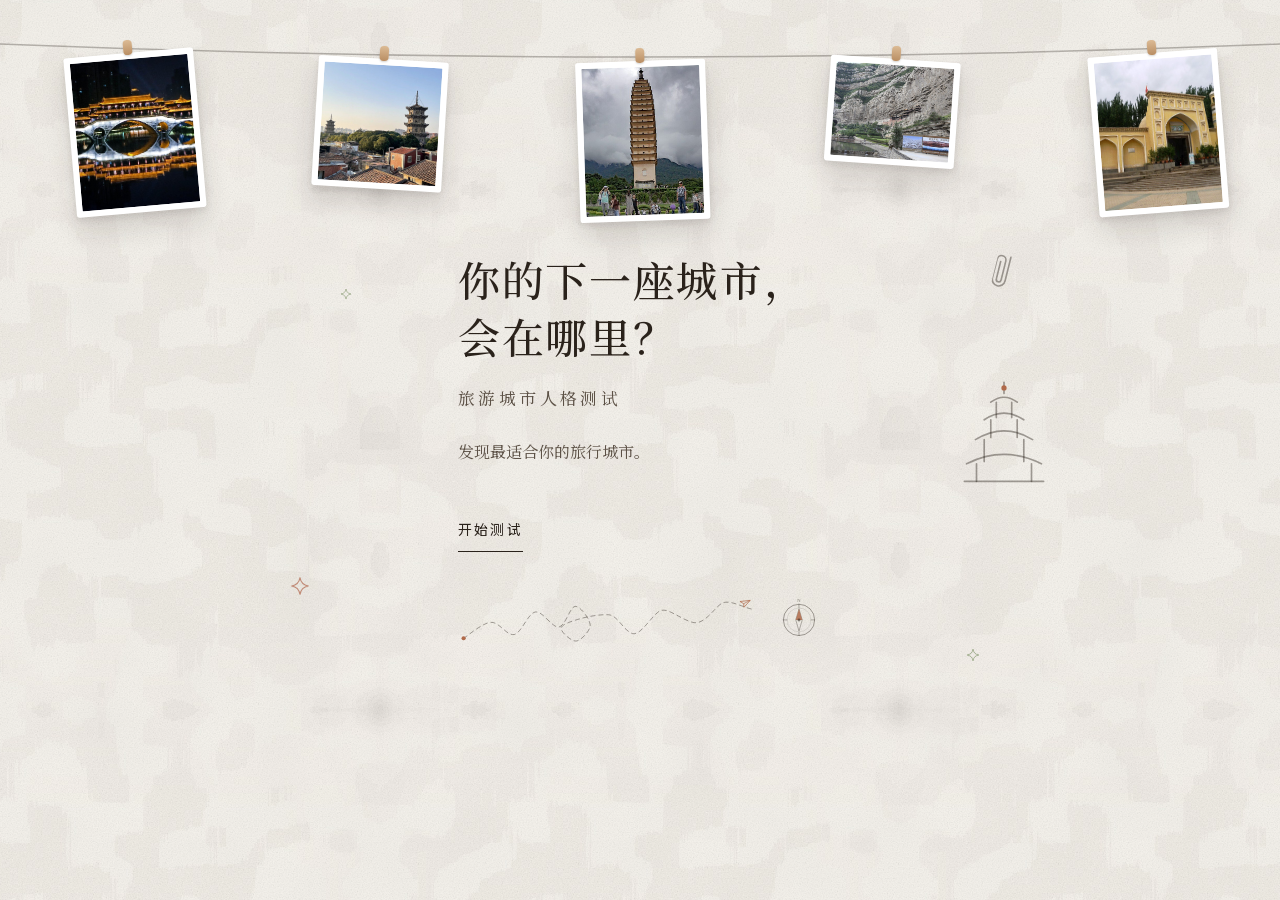
<file: index.html>
<!DOCTYPE html>
<html lang="zh-CN">

<head>
    <meta charset="UTF-8">
    <meta name="viewport" content="width=device-width, initial-scale=1.0, viewport-fit=cover">
    <title>旅游城市人格测试</title>
    <meta name="description" content="11 道题，测出你的旅行城市人格——街巷烟火型、山海松弛型、历史审美型、异域探索型，并推荐 3 座适合你的城市。">
    <meta name="theme-color" content="#f4efe6">

    <link rel="icon" href="assets/icons/favicon.png" sizes="any">
    <link rel="apple-touch-icon" href="assets/icons/apple-touch-icon.png">
    <link rel="manifest" href="manifest.webmanifest">

    <meta property="og:type" content="website">
    <meta property="og:url" content="https://g88nr25ct5-sys.github.io/travel-city-personality-test/">
    <meta property="og:title" content="你的下一座城市，会在哪里？｜旅游城市人格测试">
    <meta property="og:description" content="11 道题，测出你的旅行城市人格，并推荐 3 座适合你的城市。">
    <meta property="og:image" content="https://g88nr25ct5-sys.github.io/travel-city-personality-test/assets/screenshots/og.jpg">
    <meta name="twitter:card" content="summary_large_image">

    <!--
      字体：
      - 线上（http/https）用本地自托管字体，加载快、不闪、可离线
      - 直接双击打开（file://）时浏览器不允许读取本地字体文件，
        这种情况改用 Google Fonts，保证本地预览的字体也是对的
    -->
    <script>
        (function () {
            var link = document.createElement("link");

            link.rel = "stylesheet";

            if (location.protocol === "file:") {
                link.href =
                    "https://fonts.googleapis.com/css2?" +
                    "family=Ma+Shan+Zheng&" +
                    "family=Noto+Sans+SC:wght@400;500&" +
                    "family=Noto+Serif+SC:wght@400;600&" +
                    "family=ZCOOL+XiaoWei&" +
                    "display=swap";
            } else {
                link.href = "assets/fonts/fonts.css?v=6";
            }

            document.head.appendChild(link);
        })();
    </script>

    <link rel="stylesheet" href="style.css?v=6">
</head>

<body data-screen="home">
    <!--
      首页装饰层：一根线挂照片 + 手绘简笔画（指南针 / 地标 / 旅行足迹）
      全部是手写 SVG，没有额外图片文件，颜色和线条都在 style.css 里统一控制。
      - 换照片：改下面 .photo img 的 src
      - 位置 / 大小 / 旋转：见 style.css 的「首页装饰层」一节
    -->
    <div class="scenery" aria-hidden="true">

        <!-- 一根线把照片挂起来 -->
        <div class="photo-line">
            <svg class="photo-line__wire" viewBox="0 0 640 40" preserveAspectRatio="none">
                <path d="M0 8 Q 320 34 640 8"></path>
            </svg>

            <div class="photo-line__items">
                <figure class="photo photo--1">
                    <img src="assets/cities/chengdu.jpg" alt="" width="118" height="148">
                </figure>

                <figure class="photo photo--2">
                    <img src="assets/cities/quanzhou.jpg" alt="" width="118" height="118">
                </figure>

                <figure class="photo photo--3">
                    <img src="assets/cities/dali.jpg" alt="" width="118" height="148">
                </figure>

                <figure class="photo photo--4">
                    <img src="assets/cities/datong.jpg" alt="" width="118" height="94">
                </figure>

                <figure class="photo photo--5">
                    <img src="assets/cities/kashi.jpg" alt="" width="118" height="148">
                </figure>
            </div>
        </div>

        <!-- 简笔画：地标（塔） -->
        <svg class="doodle doodle--pagoda" viewBox="0 0 120 110">
            <g fill="none" stroke="currentColor" stroke-width="1.5" stroke-linejoin="round" stroke-linecap="round">
                <path d="M60 14 L60 4"></path>
                <path d="M48 22 Q60 13 72 22"></path>
                <path d="M53 22 L53 36 M67 22 L67 36"></path>
                <path d="M42 38 Q60 26 78 38"></path>
                <path d="M48 38 L48 54 M72 38 L72 54"></path>
                <path d="M34 56 Q60 40 86 56"></path>
                <path d="M42 56 L42 76 M78 56 L78 76"></path>
                <path d="M26 78 Q60 61 94 78"></path>
                <path d="M35 78 L35 94 M85 78 L85 94"></path>
                <path d="M24 94 L96 94"></path>
            </g>
            <circle cx="60" cy="9" r="2.4" fill="#b06a4a"></circle>
        </svg>

        <!-- 简笔画：回形针 -->
        <svg class="doodle doodle--clip" viewBox="0 0 32 52">
            <path d="M16 6 v30 a8 8 0 0 1 -16 0 V12 a5.5 5.5 0 0 1 11 0 v24 a3 3 0 0 1 -6 0 V14"
                  fill="none" stroke="currentColor" stroke-width="2" stroke-linecap="round" stroke-linejoin="round"></path>
        </svg>

        <!-- 小星点 -->
        <svg class="doodle doodle--sparkle doodle--sparkle-1" viewBox="0 0 24 24">
            <path d="M12 2 C13 8 16 11 22 12 C16 13 13 16 12 22 C11 16 8 13 2 12 C8 11 11 8 12 2 Z"
                  fill="none" stroke="currentColor" stroke-width="1.3" stroke-linejoin="round"></path>
        </svg>

        <svg class="doodle doodle--sparkle doodle--sparkle-2" viewBox="0 0 24 24">
            <path d="M12 2 C13 8 16 11 22 12 C16 13 13 16 12 22 C11 16 8 13 2 12 C8 11 11 8 12 2 Z"
                  fill="none" stroke="currentColor" stroke-width="1.3" stroke-linejoin="round"></path>
        </svg>

        <svg class="doodle doodle--sparkle doodle--sparkle-3" viewBox="0 0 24 24">
            <path d="M12 2 C13 8 16 11 22 12 C16 13 13 16 12 22 C11 16 8 13 2 12 C8 11 11 8 12 2 Z"
                  fill="none" stroke="currentColor" stroke-width="1.3" stroke-linejoin="round"></path>
        </svg>
    </div>

    <!--
      侧边装饰：只在答题页 / 结果页的宽屏出现，手机和窄屏自动隐藏。
      刻意做成不对称——左上是一张竖版小卡片，右侧中部是纸飞机，
      左下角一个很小的图钉，避免左右镜像的呆板感。
    -->
    <div class="margins" aria-hidden="true">

        <!-- 左上：贴着小胶带的竖版明信片 -->
        <figure class="edge edge--postcard">
            <span class="edge__tape"></span>
            <svg class="edge__art" viewBox="0 0 76 88">
                <g fill="none" stroke="currentColor" stroke-width="1.4"
                   stroke-linecap="round" stroke-linejoin="round">
                    <path d="M8 62 L25 34 L36 50 L50 25 L68 62"></path>
                    <path d="M6 62 L70 62"></path>
                </g>
                <circle cx="62" cy="22" r="6" fill="none"
                        stroke="currentColor" stroke-width="1.4"></circle>
                <path d="M12 74 L64 74" fill="none" stroke="currentColor"
                      stroke-width="1.1" stroke-dasharray="4 5"></path>
            </svg>
            <figcaption class="edge__label">POSTCARD</figcaption>
        </figure>

        <!-- 右侧偏上：纸飞机 + 一段虚线航迹 -->
        <svg class="edge edge--plane" viewBox="0 0 130 90">
            <path class="edge__dash"
                  d="M4 82 C 34 70 44 52 66 46 S 96 40 116 22"></path>
            <g class="edge__plane" transform="translate(100 4) rotate(12)">
                <path d="M0 9 L24 -2 L14 20 L10 11 Z"></path>
                <path d="M10 11 L24 -2"></path>
            </g>
        </svg>

        <!-- 左下：很小的图钉 -->
        <svg class="edge edge--pin" viewBox="0 0 60 74">
            <path class="edge__dash" d="M5 69 C 19 61 29 63 41 51"></path>
            <g class="edge__pin">
                <path d="M34 14 a10 10 0 0 1 10 10 c0 8.5 -10 20 -10 20 s -10 -11.5 -10 -20 a10 10 0 0 1 10 -10 z"></path>
                <circle cx="34" cy="24" r="3.4"></circle>
            </g>
        </svg>
    </div>

    <main class="page">
        <section id="home-screen" class="screen">
            <h1>
                你的下一座城市，
                <span>会在哪里？</span>
            </h1>

            <p class="subtitle">旅游城市人格测试</p>

            <p class="intro">发现最适合你的旅行城市。</p>

            <button type="button" id="start-btn">开始测试</button>

            <!-- 旅行足迹 + 指南针：跟着按钮走，不用往下滑就能看到 -->
            <div class="home-footer" aria-hidden="true">
                <svg class="doodle doodle--route" viewBox="0 0 640 160">
                    <path class="route-path" d="M12 120 C21.7 114.3 52.0 87.3 70 86 C88.0 84.7 104.2 115.7 120 112 C135.8 108.3 149.2 66.7 165 64 C180.8 61.3 200.8 98.0 215 96 C229.2 94.0 238.8 52.7 250 52 C261.2 51.3 281.7 79.7 282 92 C282.3 104.3 262.3 125.0 252 126 C241.7 127.0 218.3 106.0 220 98 C221.7 90.0 245.0 82.7 262 78 C279.0 73.3 303.7 68.7 322 70 C340.3 71.3 354.5 104.7 372 110 C389.5 115.3 413.8 71.3 430 62 C446.2 52.7 472.5 78.3 500 86 C527.5 93.7 549.5 49.3 566 44 C582.5 38.7 610.5 55.0 628 58"></path>
                    <circle class="route-start" cx="12" cy="120" r="4.5"></circle>
                    <g class="route-plane" transform="translate(604 34) rotate(18)">
                        <path d="M0 8 L20 -1 L12 17 L9 10 Z" fill="none" stroke="currentColor" stroke-width="1.4" stroke-linejoin="round"></path>
                        <path d="M9 10 L20 -1" stroke="currentColor" stroke-width="1.2" fill="none"></path>
                    </g>
                </svg>

                <svg class="doodle doodle--compass" viewBox="0 0 100 100">
                    <circle cx="50" cy="52" r="34" fill="none" stroke="currentColor" stroke-width="1.6"></circle>
                    <circle cx="50" cy="52" r="26" fill="none" stroke="currentColor" stroke-width="0.8" opacity=".45"></circle>
                    <g stroke="currentColor" stroke-width="1.3" stroke-linecap="round">
                        <line x1="50" y1="18" x2="50" y2="26"></line>
                        <line x1="50" y1="78" x2="50" y2="86"></line>
                        <line x1="16" y1="52" x2="24" y2="52"></line>
                        <line x1="76" y1="52" x2="84" y2="52"></line>
                    </g>
                    <path d="M50 28 L57 52 L50 76 L43 52 Z" fill="none" stroke="currentColor" stroke-width="1.3" stroke-linejoin="round"></path>
                    <path d="M50 28 L57 52 L43 52 Z" fill="#b06a4a" opacity=".85"></path>
                    <circle cx="50" cy="52" r="3.2" fill="currentColor"></circle>
                    <text x="50" y="12" text-anchor="middle" font-size="10" fill="currentColor" font-family="Georgia, serif">N</text>
                </svg>
            </div>
        </section>

        <section id="quiz-screen" class="screen quiz-screen is-hidden">
            <div class="quiz-head">
                <p class="kicker" id="quiz-progress">问题 1 / 11</p>
                <div class="quiz-bar" aria-hidden="true">
                    <span id="quiz-progress-fill"></span>
                </div>
            </div>

            <div class="quiz-body">
                <h2 class="question-text" id="question-text"></h2>
                <div class="answers" id="answers"></div>
            </div>

            <div class="quiz-foot">
                <button type="button" id="next-btn" disabled>下一题</button>
            </div>
        </section>

        <!-- 结果页内容由 script.js 生成 -->
        <section id="done-screen" class="screen done-screen is-hidden"></section>
    </main>

    <script src="script.js?v=6"></script>
</body>

</html>
</file>
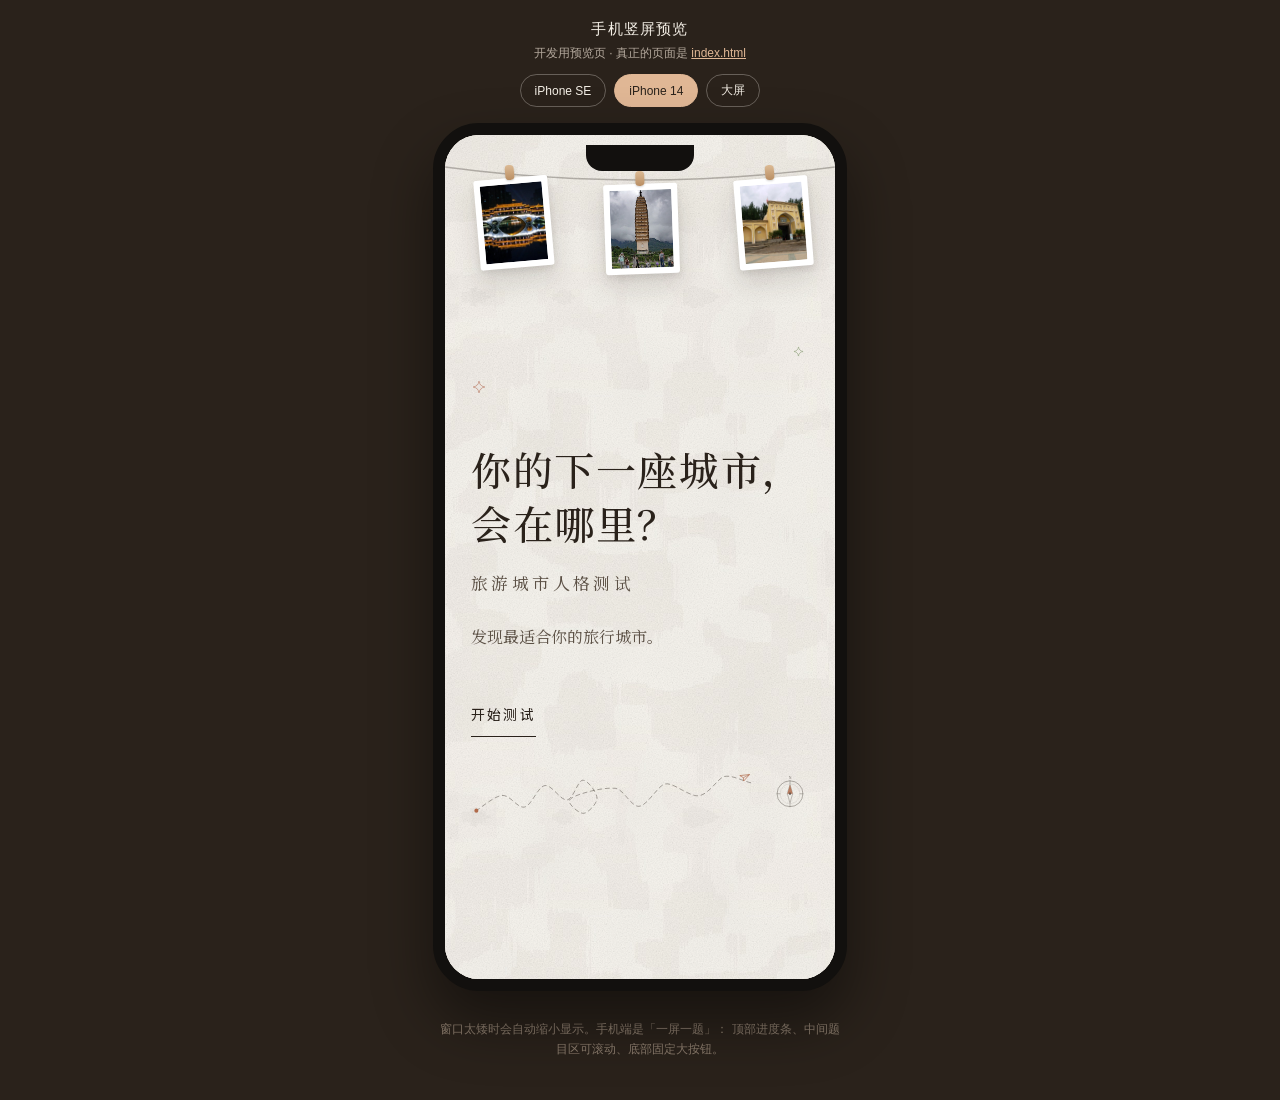
<file: preview.html>
<!DOCTYPE html>
<html lang="zh-CN">

<head>
    <meta charset="UTF-8">
    <meta name="viewport" content="width=device-width, initial-scale=1.0">
    <title>手机竖屏预览 · 旅游城市人格测试</title>
    <style>
        /* 这是一个开发用的预览页，不影响正式页面。
           正式页面仍然是 index.html。 */

        * {
            box-sizing: border-box;
        }

        body {
            margin: 0;
            min-height: 100vh;
            background: #2a221b;
            color: #f4efe6;
            font-family: "PingFang SC", "Hiragino Sans GB", "Microsoft YaHei", Arial, sans-serif;
            display: flex;
            flex-direction: column;
            align-items: center;
            padding: 20px 16px 28px;
            gap: 16px;
        }

        header {
            text-align: center;
            flex: none;
        }

        h1 {
            margin: 0 0 6px;
            font-size: 15px;
            font-weight: 500;
            letter-spacing: 0.08em;
        }

        header p {
            margin: 0;
            font-size: 12px;
            color: #b3a89c;
        }

        header a {
            color: #e0b795;
        }

        .sizes {
            display: flex;
            gap: 8px;
            justify-content: center;
            margin-top: 12px;
            flex-wrap: wrap;
        }

        .sizes button {
            padding: 7px 14px;
            border: 1px solid rgba(244, 239, 230, 0.3);
            border-radius: 999px;
            background: transparent;
            color: #f4efe6;
            font-size: 12px;
            font-family: inherit;
            cursor: pointer;
        }

        .sizes button:hover {
            border-color: #e0b795;
            color: #e0b795;
        }

        .sizes button.is-active {
            background: #e0b795;
            border-color: #e0b795;
            color: #2a221b;
        }

        .stage {
            flex: 1 1 auto;
            display: flex;
            align-items: center;
            justify-content: center;
            width: 100%;
            min-height: 0;
        }

        .phone {
            position: relative;
            transform-origin: center center;
            border: 12px solid #12100e;
            border-radius: 46px;
            background: #12100e;
            box-shadow: 0 30px 60px rgba(0, 0, 0, 0.45);
            flex: none;
        }

        .phone::before {
            content: "";
            position: absolute;
            top: 10px;
            left: 50%;
            transform: translateX(-50%);
            width: 108px;
            height: 26px;
            background: #12100e;
            border-radius: 0 0 16px 16px;
            z-index: 2;
        }

        .phone iframe {
            display: block;
            border: 0;
            border-radius: 34px;
            background: #f4efe6;
        }

        .hint {
            flex: none;
            font-size: 12px;
            color: #8a7b6c;
            text-align: center;
            max-width: 34em;
            line-height: 1.7;
        }
    </style>
</head>

<body>
    <header>
        <h1>手机竖屏预览</h1>
        <p>开发用预览页 · 真正的页面是 <a href="index.html">index.html</a></p>

        <div class="sizes" id="sizes">
            <button type="button" data-w="375" data-h="667">iPhone SE</button>
            <button type="button" data-w="390" data-h="844" class="is-active">iPhone 14</button>
            <button type="button" data-w="430" data-h="932">大屏</button>
        </div>
    </header>

    <div class="stage">
        <div class="phone" id="phone">
            <iframe id="frame" src="index.html" title="手机竖屏预览" width="390" height="844"></iframe>
        </div>
    </div>

    <p class="hint">
        窗口太矮时会自动缩小显示。手机端是「一屏一题」：
        顶部进度条、中间题目区可滚动、底部固定大按钮。
    </p>

    <script>
        const frame = document.getElementById("frame");
        const phone = document.getElementById("phone");
        const sizes = document.getElementById("sizes");

        let current = { w: 390, h: 844 };

        function applyScale() {

            const stage = phone.parentElement;
            const available = stage.clientHeight;
            const needed = current.h + 24;
            const scale = Math.min(1, available / needed);

            phone.style.transform = "scale(" + scale + ")";
        }

        function setSize(w, h) {

            current = { w: w, h: h };

            frame.width = w;
            frame.height = h;
            frame.style.width = w + "px";
            frame.style.height = h + "px";

            applyScale();
        }

        sizes.addEventListener("click", function (event) {

            const button = event.target.closest("button");

            if (!button) {
                return;
            }

            sizes.querySelectorAll("button").forEach(function (item) {
                item.classList.toggle("is-active", item === button);
            });

            setSize(
                Number(button.dataset.w),
                Number(button.dataset.h)
            );
        });

        window.addEventListener("resize", applyScale);

        setSize(current.w, current.h);
    </script>
</body>

</html>
</file>
<file: style.css>
/* =========================================================
   0. 字体与配色变量
   —— 所有字体都带中文 fallback，Google Fonts 加载失败也不会难看
   ========================================================= */

:root {
    /* 主标题 / 人格名称：沿用之前那版衬线，稳重、大气 */
    --font-heading: Georgia, "Songti SC", "STSong", "Noto Serif SC", "SimSun", serif;

    /* 主标题 / 城市名：稍有手写感 */
    --font-display: "Ma Shan Zheng", "Kaiti SC", "STKaiti", "KaiTi", "Songti SC", cursive;

    /* 人格名称 / 小标题：有性格的标题字体 */
    --font-title: "ZCOOL XiaoWei", "Songti SC", "STSong", "Noto Serif SC", serif;

    /* 正文：容易阅读的中文衬线 */
    --font-body: "Noto Serif SC", "Songti SC", "SimSun", "STSong", Georgia, serif;

    /* 小标签 / keywords：干净的无衬线 */
    --font-label: "Noto Sans SC", "PingFang SC", "Hiragino Sans GB", "Helvetica Neue", Arial, sans-serif;

    --paper: #f4efe6;
    --paper-light: #faf7f1;
    --card: #fffdf8;
    --ink: #2a221b;
    --ink-soft: #5c5146;
    --ink-muted: #8a7b6c;
    --line: rgba(42, 34, 27, 0.16);
    --line-soft: rgba(42, 34, 27, 0.1);
    --accent: #b06a4a;
}

* {
    box-sizing: border-box;
}

body {
    margin: 0;
    min-height: 100vh;
    background-color: var(--paper);
    /* 纸张底纹：一层低对比的暖色云斑 + 纸纤维，无缝平铺，
       只保留纸面起伏，不整张盖上去，也不把底色染成粉调或压暗。 */
    background-image: url("assets/texture/paper.jpg");
    background-size: 520px 520px;
    background-repeat: repeat;
    background-position: center;
    opacity: 1;
    color: var(--ink);
    font-family: var(--font-body);
    position: relative;
    overflow-x: hidden;
}

/* 纸张质感：两层噪点叠出来的纸面。
   第一层是很细的颗粒（像纸纤维），第二层是大面积的很淡的斑驳（像手工纸的云斑）。
   两层都用内联 SVG 生成，不额外加载图片；叠在内容底下，不会影响文字和照片的清晰度。 */
body::before {
    content: "";
    position: fixed;
    inset: 0;
    z-index: 0;
    pointer-events: none;
    background-image:
        url("data:image/svg+xml,%3Csvg%20xmlns%3D%27http%3A%2F%2Fwww.w3.org%2F2000%2Fsvg%27%20width%3D%27160%27%20height%3D%27160%27%3E%3Cfilter%20id%3D%27n%27%3E%3CfeTurbulence%20type%3D%27fractalNoise%27%20baseFrequency%3D%270.8%27%20numOctaves%3D%273%27%20stitchTiles%3D%27stitch%27%2F%3E%3CfeColorMatrix%20type%3D%27saturate%27%20values%3D%270%27%2F%3E%3C%2Ffilter%3E%3Crect%20width%3D%27160%27%20height%3D%27160%27%20filter%3D%27url%28%23n%29%27%2F%3E%3C%2Fsvg%3E"),
        url("data:image/svg+xml,%3Csvg%20xmlns%3D%27http%3A%2F%2Fwww.w3.org%2F2000%2Fsvg%27%20width%3D%27420%27%20height%3D%27420%27%3E%3Cfilter%20id%3D%27m%27%3E%3CfeTurbulence%20type%3D%27fractalNoise%27%20baseFrequency%3D%270.012%27%20numOctaves%3D%272%27%20stitchTiles%3D%27stitch%27%2F%3E%3CfeColorMatrix%20type%3D%27saturate%27%20values%3D%270%27%2F%3E%3C%2Ffilter%3E%3Crect%20width%3D%27420%27%20height%3D%27420%27%20filter%3D%27url%28%23m%29%27%20opacity%3D%270.55%27%2F%3E%3C%2Fsvg%3E");
    background-size: 160px 160px, 420px 420px;
    opacity: 0.26;
}

.page {
    position: relative;
    z-index: 2;
    min-height: 100vh;
    max-width: 420px;
    margin: 0 auto;
    padding: 56px 28px 48px;
    display: flex;
    flex-direction: column;
    justify-content: center;
}

/* 结果页要放下三列城市卡片，单独放宽 */
body[data-screen="done"] .page {
    max-width: 900px;
    padding-top: 72px;
    padding-bottom: 80px;
    justify-content: flex-start;
}

.kicker {
    margin: 0 0 28px;
    font-family: var(--font-label);
    font-size: 11px;
    font-weight: 500;
    letter-spacing: 0.22em;
    text-transform: uppercase;
    color: var(--ink-muted);
}

h1 {
    margin: 0;
    font-family: var(--font-heading);
    font-size: 42px;
    font-weight: 500;
    line-height: 1.35;
    letter-spacing: 0.04em;
}

h1 span {
    display: block;
}

.subtitle {
    margin: 20px 0 0;
    font-family: var(--font-heading);
    font-size: 17px;
    letter-spacing: 0.2em;
    color: var(--ink-soft);
}

.intro {
    margin: 28px 0 0;
    max-width: 12em;
    font-size: 16px;
    line-height: 1.8;
    color: var(--ink-soft);
}

#start-btn,
#next-btn {
    align-self: flex-start;
    margin-top: 40px;
    padding: 12px 0;
    border: none;
    border-bottom: 1px solid var(--ink);
    background: none;
    color: var(--ink);
    font-family: var(--font-label);
    font-size: 14px;
    letter-spacing: 0.16em;
    cursor: pointer;
    transition: color 0.2s ease, border-color 0.2s ease;
}

#start-btn:hover,
#next-btn:hover:not(:disabled) {
    color: var(--accent);
    border-bottom-color: var(--accent);
}

#next-btn:disabled {
    color: #b3a89c;
    border-bottom-color: #d4cbbf;
    cursor: not-allowed;
}

.screen {
    display: flex;
    flex-direction: column;
}

.screen.is-hidden {
    display: none !important;
}

body:not([data-screen="home"]) .scenery {
    display: none;
}

.quiz-screen,
.done-screen {
    width: 100%;
}

.question-text,
.done-title {
    margin: 0;
    font-family: var(--font-title);
    font-size: 26px;
    font-weight: 400;
    line-height: 1.5;
    letter-spacing: 0.04em;
    white-space: pre-line;
}

/* 答题进度条 */
.quiz-head .kicker {
    margin-bottom: 12px;
}

.quiz-bar {
    height: 3px;
    border-radius: 999px;
    background: rgba(42, 34, 27, 0.12);
    overflow: hidden;
}

#quiz-progress-fill {
    display: block;
    width: 9%;
    height: 100%;
    border-radius: 999px;
    background: var(--accent);
    transition: width 0.3s ease;
}

.quiz-screen #next-btn {
    margin-top: 28px;
}

.answers {
    display: flex;
    flex-direction: column;
    gap: 12px;
    margin-top: 32px;
}

.answer-btn {
    width: 100%;
    padding: 16px 18px;
    border: 1px solid var(--line);
    background: var(--paper-light);
    color: var(--ink);
    font-family: var(--font-body);
    font-size: 16px;
    line-height: 1.6;
    text-align: left;
    cursor: pointer;
    transition: border-color 0.2s ease, background-color 0.2s ease;
}

.answer-btn:hover,
.answer-btn.is-selected {
    border-color: var(--ink);
    background: #efe8dc;
}

.done-text {
    margin: 24px 0 0;
    max-width: 16em;
    font-size: 16px;
    line-height: 1.8;
    color: var(--ink-soft);
}

/* =========================================================
   1. 结果页
   ========================================================= */

.result-content {
    width: 100%;
    position: relative;
}

/* 结果页的小星点 */
.result-sparkle {
    position: absolute;
    width: 18px;
    height: 18px;
    color: var(--doodle-rose);
    pointer-events: none;
}

.result-sparkle path {
    fill: none;
    stroke: currentColor;
    stroke-width: 1.3;
    stroke-linejoin: round;
}

.result-sparkle--1 {
    right: 2%;
    top: 4px;
}

.result-sparkle--2 {
    right: 7%;
    top: 54px;
    width: 12px;
    color: var(--doodle-sage);
}

.result-label {
    margin: 0 0 16px;
    padding-bottom: 14px;
    position: relative;
    font-family: var(--font-label);
    font-size: 11px;
    letter-spacing: 0.26em;
    text-transform: uppercase;
    color: var(--ink-muted);
}

.result-label::after {
    content: "";
    position: absolute;
    left: 0;
    bottom: 0;
    width: 46px;
    border-bottom: 2px dashed var(--accent);
    opacity: 0.55;
}

.result-title {
    margin: 0;
    font-family: var(--font-heading);
    font-size: 42px;
    font-weight: 500;
    line-height: 1.25;
    letter-spacing: 0.04em;
    color: var(--ink);
}

.result-short {
    margin: 24px 0 0;
    max-width: 30em;
    font-family: var(--font-body);
    font-size: 17px;
    line-height: 1.9;
    color: var(--ink);
}

.result-description {
    margin: 20px 0 0;
    max-width: 34em;
    font-family: var(--font-body);
    font-size: 15.5px;
    line-height: 2;
    color: var(--ink-soft);
}

.result-keywords {
    margin: 26px 0 0;
    max-width: 34em;
    font-family: var(--font-label);
    font-size: 12px;
    letter-spacing: 0.18em;
    color: var(--accent);
}

/* --- 城市推荐区 --- */

/* 手绘路线分隔线 */
.route-divider {
    display: block;
    width: min(100%, 620px);
    height: auto;
    margin: 46px 0 0;
    color: var(--doodle-ink);
    opacity: 0.8;
}

.route-divider path {
    fill: none;
    stroke: currentColor;
    stroke-width: 1.6;
    stroke-linecap: round;
    stroke-dasharray: 7 7;
}

.route-divider circle {
    fill: var(--doodle-accent);
}

.city-title {
    margin: 18px 0 0;
    display: flex;
    align-items: center;
    gap: 10px;
    font-family: var(--font-title);
    font-size: 20px;
    font-weight: 400;
    letter-spacing: 0.1em;
    color: var(--ink);
}

.city-title__pin {
    width: 18px;
    height: 18px;
    flex: none;
    color: var(--accent);
}

.city-list {
    display: grid;
    grid-template-columns: repeat(3, minmax(0, 1fr));
    gap: 34px 26px;
    margin-top: 34px;
    padding: 8px 2px 4px;
}

.city-card {
    position: relative;
    margin: 0;
    padding: 13px 13px 16px;
    background: var(--card);
    border-radius: 4px;
    box-shadow:
        0 12px 24px rgba(42, 34, 27, 0.1),
        0 1px 0 rgba(255, 255, 255, 0.85) inset;
    transform: rotate(var(--tilt, 0deg));
    transition: transform 0.25s ease, box-shadow 0.25s ease;
}

.city-card:nth-child(3n + 1) {
    --tilt: -1.6deg;
}

.city-card:nth-child(3n + 2) {
    --tilt: 1.3deg;
}

.city-card:nth-child(3n) {
    --tilt: -0.7deg;
}

.city-card:hover {
    transform: rotate(0deg) translateY(-4px);
    box-shadow: 0 18px 30px rgba(42, 34, 27, 0.14);
}

/* 纸胶带（washi tape） */
.city-card::before {
    content: "";
    position: absolute;
    top: -11px;
    left: 50%;
    width: 68px;
    height: 24px;
    transform: translateX(-50%) rotate(-4deg);
    background:
        repeating-linear-gradient(45deg,
            rgba(255, 255, 255, 0.34) 0 4px,
            rgba(255, 255, 255, 0) 4px 9px),
        rgba(223, 197, 166, 0.72);
    border-radius: 1px;
    box-shadow: 0 2px 6px rgba(42, 34, 27, 0.1);
    pointer-events: none;
}

.city-card:nth-child(3n + 2)::before {
    transform: translateX(-50%) rotate(3deg);
    background:
        repeating-linear-gradient(45deg,
            rgba(255, 255, 255, 0.34) 0 4px,
            rgba(255, 255, 255, 0) 4px 9px),
        rgba(206, 214, 190, 0.72);
}

.city-card:nth-child(3n)::before {
    transform: translateX(-50%) rotate(-2deg);
    background:
        repeating-linear-gradient(45deg,
            rgba(255, 255, 255, 0.34) 0 4px,
            rgba(255, 255, 255, 0) 4px 9px),
        rgba(228, 205, 197, 0.72);
}

.city-card__photo {
    position: relative;
    overflow: hidden;
    border-radius: 2px;
    background: #e7dfd2;
}

.city-card__image {
    display: block;
    width: 100%;
    aspect-ratio: 4 / 3;
    object-fit: cover;
    filter: saturate(0.96) contrast(1.03);
}

.city-card__name {
    margin: 12px 2px 0;
    font-family: var(--font-display);
    font-size: 22px;
    font-weight: 400;
    line-height: 1.3;
    letter-spacing: 0.08em;
    text-align: center;
    color: var(--ink);
}

.city-card__note {
    margin: 8px 2px 0;
    font-family: var(--font-body);
    font-size: 13.5px;
    line-height: 1.9;
    color: var(--ink-soft);
}

.city-card__landmark {
    margin: 14px 2px 0;
    padding-top: 12px;
    border-top: 1px dashed var(--line);
    font-family: var(--font-body);
    font-size: 13px;
    line-height: 1.85;
    color: var(--ink-muted);
}

.city-card__tag {
    display: inline-block;
    margin-right: 6px;
    padding: 1px 6px;
    border: 1px solid rgba(176, 106, 74, 0.45);
    border-radius: 3px;
    font-family: var(--font-label);
    font-size: 10px;
    letter-spacing: 0.12em;
    color: var(--accent);
    vertical-align: 1px;
}

.city-card__landmark-name {
    font-family: var(--font-title);
    font-size: 14px;
    letter-spacing: 0.04em;
    color: var(--ink);
}

.city-card__landmark-note {
    display: block;
    margin-top: 4px;
}

.city-credit {
    margin: 34px 0 0;
    font-family: var(--font-label);
    font-size: 11px;
    line-height: 1.8;
    letter-spacing: 0.04em;
    color: var(--ink-muted);
}

.mini-compass {
    display: inline-block;
    width: 15px;
    height: 15px;
    margin-right: 7px;
    vertical-align: -3px;
    color: var(--ink-muted);
}

/* =========================================================
   2. 返回首页按钮
   ========================================================= */

.restart-btn {
    margin-top: 44px;
    align-self: flex-start;
    padding: 12px 0;
    border: none;
    border-bottom: 1px solid var(--ink);
    background: none;
    color: var(--ink);
    font-family: var(--font-label);
    font-size: 14px;
    letter-spacing: 0.16em;
    cursor: pointer;
    transition: color 0.2s ease, border-color 0.2s ease;
}

.restart-btn:hover {
    color: var(--accent);
    border-bottom-color: var(--accent);
}

/* =========================================================
   3. 首页装饰层：一根线挂照片 + 手绘简笔画
   —— 全部是手写 SVG，配色统一，保证「有内容但不花」
   ========================================================= */

:root {
    /* 简笔画配色：低饱和，避免廉价感 */
    --doodle-ink: rgba(42, 34, 27, 0.55);
    --doodle-soft: rgba(42, 34, 27, 0.42);
    --doodle-accent: #b06a4a;
    --doodle-sage: #8fa07a;
    --doodle-rose: #c08a76;
}

.scenery {
    position: absolute;
    inset: 0;
    z-index: 1;
    pointer-events: none;
    overflow: hidden;
}

/* ---------- 一根线把照片挂起来 ---------- */

.photo-line {
    position: absolute;
    top: var(--line-top, 4%);
    left: 0;
    right: 0;
    height: 0;
}

.photo-line__wire {
    position: absolute;
    top: 0;
    left: 0;
    width: 100%;
    height: 40px;
    color: rgba(42, 34, 27, 0.3);
}

.photo-line__wire path {
    fill: none;
    stroke: currentColor;
    stroke-width: 1.4;
    stroke-linecap: round;
}

.photo-line__items {
    position: absolute;
    top: 0;
    left: 0;
    width: 100%;
    display: flex;
    justify-content: space-around;
    align-items: flex-start;
}

/* 一张照片 = 白边相纸 + 顶部夹子 */
.photo {
    position: relative;
    margin: 0;
    padding: 6px;
    background: #ffffff;
    border-radius: 3px;
    box-shadow:
        0 1px 0 rgba(255, 255, 255, 0.9) inset,
        0 3px 6px rgba(42, 34, 27, 0.1),
        0 14px 26px rgba(42, 34, 27, 0.14);
    transform-origin: top center;
    transform: translateY(var(--hang, 20px)) rotate(var(--tilt, 0deg));
}

.photo::before {
    content: "";
    position: absolute;
    top: -13px;
    left: 50%;
    transform: translateX(-50%);
    width: 9px;
    height: 15px;
    border-radius: 4px;
    background: linear-gradient(180deg, #dcbb95, #b98e63);
    box-shadow: 0 1px 2px rgba(42, 34, 27, 0.2);
}

.photo img {
    display: block;
    width: var(--photo-w, 118px);
    height: auto;
    aspect-ratio: var(--photo-ratio, 4 / 5);
    object-fit: cover;
    border-radius: 1px;
    filter: saturate(0.94) contrast(1.03);
}

/* 每张照片的挂点高度和线上对应位置对齐（线是一段下凹的弧） */
.photo--1 {
    --hang: 17px;
    --tilt: -5deg;
    --photo-ratio: 4 / 5;
}

.photo--2 {
    --hang: 23px;
    --tilt: 3.5deg;
    --photo-ratio: 1 / 1;
}

.photo--3 {
    --hang: 25px;
    --tilt: -2deg;
    --photo-ratio: 4 / 5;
}

.photo--4 {
    --hang: 23px;
    --tilt: 4deg;
    --photo-ratio: 5 / 4;
}

.photo--5 {
    --hang: 17px;
    --tilt: -4.5deg;
    --photo-ratio: 4 / 5;
}

/* ---------- 手绘简笔画 ---------- */

.doodle {
    position: absolute;
    height: auto;
    color: var(--doodle-ink);
}

.doodle--pagoda {
    right: max(3%, calc(50% - 430px));
    top: 42%;
    width: 132px;
    color: var(--doodle-soft);
}

/* ---------- 按钮下面的「旅行足迹 + 指南针」 ----------
   放在正文流里，跟着按钮走，任何屏幕高度都不用往下滑 */

.home-footer {
    display: flex;
    align-items: center;
    gap: 14px;
    width: 100%;
    margin-top: 30px;
}

.home-footer .doodle--route {
    position: static;
    flex: 1 1 auto;
    min-width: 0;
    max-width: 300px;
    color: var(--doodle-ink);
}

.home-footer .doodle--compass {
    position: static;
    flex: none;
    width: 46px;
    margin-left: auto;
    color: var(--doodle-ink);
}

.route-path {
    fill: none;
    stroke: currentColor;
    stroke-width: 1.6;
    stroke-linecap: round;
    stroke-dasharray: 9 8;
}

.route-start {
    fill: var(--doodle-accent);
}

.route-plane {
    color: var(--doodle-accent);
}

.doodle--clip {
    right: max(7%, calc(50% - 380px));
    top: 28%;
    width: 26px;
    color: var(--doodle-soft);
    transform: rotate(14deg);
}

.doodle--sparkle {
    width: 18px;
    color: var(--doodle-rose);
}

.doodle--sparkle-1 {
    left: max(9%, calc(50% - 350px));
    top: 64%;
    width: 20px;
}

.doodle--sparkle-2 {
    right: max(11%, calc(50% - 340px));
    top: 72%;
    width: 14px;
    color: var(--doodle-sage);
}

.doodle--sparkle-3 {
    left: max(15%, calc(50% - 300px));
    top: 32%;
    width: 12px;
    color: var(--doodle-sage);
}

/* =========================================================
   4. 响应式
   ========================================================= */

@media (max-width: 720px) {
    h1 {
        font-size: 40px;
    }

    .result-title {
        font-size: 38px;
    }

    /* 手机端：城市卡片自动变成一列 */
    .city-list {
        grid-template-columns: minmax(0, 1fr);
        justify-items: center;
        gap: 38px;
        margin-top: 26px;
    }

    .city-card {
        width: 100%;
        max-width: 320px;
    }

    /* ---------- 手机上的装饰：留 3 张照片 + 旅行路线 + 星点 ---------- */

    .photo-line {
        --line-top: calc(24px + env(safe-area-inset-top));
    }

    .photo img {
        --photo-w: 72px;
    }

    .photo--2,
    .photo--4 {
        display: none;
    }

    /* 只剩 3 张时光点位置变了，挂点高度要重新对齐 */
    .photo--1 {
        --hang: 19px;
    }

    .photo--3 {
        --hang: 25px;
    }

    .photo--5 {
        --hang: 19px;
    }

    .doodle--pagoda,
    .doodle--clip {
        display: none;
    }

    .home-footer {
        margin-top: 20px;
    }

    .home-footer .doodle--route {
        max-width: none;
    }

    .home-footer .doodle--compass {
        width: 42px;
    }

    .doodle--sparkle-1 {
        left: 7%;
        top: 29%;
        width: 14px;
    }

    .doodle--sparkle-2 {
        right: 8%;
        top: 25%;
        width: 11px;
    }

    .doodle--sparkle-3 {
        display: none;
    }
}

@media (max-width: 420px) {
    .photo img {
        --photo-w: 62px;
    }

    #home-screen {
        padding-top: calc(172px + env(safe-area-inset-top));
    }

    .home-footer .doodle--compass {
        width: 38px;
    }

    .result-title {
        font-size: 34px;
    }
}

/* =========================================================
   5. 手机竖屏：一屏一题
   —— 顶部进度、题目区独立滚动、底部固定大按钮
   ========================================================= */

@media (max-width: 720px) {

    body[data-screen="done"] .page,
    .page {
        min-height: 100vh;
        min-height: 100dvh;
        max-width: none;
        padding: 0;
        justify-content: flex-start;
    }

    /* ---------- 首页：整屏居中 ---------- */

    #home-screen {
        min-height: 100vh;
        min-height: 100dvh;
        justify-content: center;
        /* safe：屏幕太矮放不下时，改为从顶部开始，避免和照片线重叠 */
        justify-content: safe center;
        padding:
            calc(185px + env(safe-area-inset-top)) 26px
            calc(28px + env(safe-area-inset-bottom));
    }

    /* ---------- 答题页：一屏一题 ---------- */

    #quiz-screen {
        height: 100vh;
        height: 100dvh;
        min-height: 100vh;
        min-height: 100dvh;
        padding: 0;
        overflow: hidden;
        justify-content: flex-start;
    }

    .quiz-head {
        flex: none;
        padding: calc(22px + env(safe-area-inset-top)) 26px 0;
    }

    .quiz-body {
        flex: 1 1 auto;
        min-height: 0;
        overflow-y: auto;
        -webkit-overflow-scrolling: touch;
        display: flex;
        flex-direction: column;
        justify-content: center;
        padding: 26px 26px 12px;
    }

    .quiz-body .question-text {
        font-size: 23px;
        line-height: 1.6;
    }

    .answers {
        margin-top: 26px;
        gap: 10px;
    }

    .answer-btn {
        padding: 15px 16px;
        border-radius: 12px;
        font-size: 15px;
    }

    .answer-btn:hover,
    .answer-btn.is-selected {
        border-color: var(--accent);
        background: #f7ede4;
    }

    .quiz-foot {
        flex: none;
        padding: 10px 26px calc(22px + env(safe-area-inset-bottom));
        background: linear-gradient(to top, var(--paper) 72%, rgba(244, 239, 230, 0));
    }

    #next-btn {
        width: 100%;
        align-self: stretch;
        margin-top: 0;
        padding: 16px 0;
        border: 1px solid var(--ink);
        border-radius: 999px;
        background: var(--ink);
        color: var(--paper-light);
        text-align: center;
        font-size: 15px;
        letter-spacing: 0.22em;
    }

    #next-btn:hover:not(:disabled) {
        background: var(--ink);
        color: var(--paper-light);
        border-color: var(--ink);
    }

    #next-btn:disabled {
        background: transparent;
        color: #b3a89c;
        border-color: #d4cbbf;
    }

    /* ---------- 结果页：手机上是一条长图 ---------- */

    .done-screen {
        padding:
            calc(52px + env(safe-area-inset-top)) 22px
            calc(64px + env(safe-area-inset-bottom));
    }

    .route-divider {
        margin-top: 38px;
    }

    .result-sparkle--1 {
        right: 0;
        top: 2px;
        width: 15px;
    }

    .result-sparkle--2 {
        display: none;
    }
}

/* =========================================================
   6. 特别矮的手机（老款小屏）：整体收紧，
      保证标题、按钮、旅行足迹和指南针都在首屏里
   ========================================================= */

@media (max-width: 720px) and (max-height: 660px) {

    .photo-line {
        --line-top: calc(16px + env(safe-area-inset-top));
    }

    .photo img {
        --photo-w: 58px;
    }

    #home-screen {
        padding-top: calc(150px + env(safe-area-inset-top));
        padding-bottom: calc(20px + env(safe-area-inset-bottom));
    }

    h1 {
        font-size: 34px;
    }

    .subtitle {
        margin-top: 14px;
        font-size: 15px;
    }

    .intro {
        margin-top: 18px;
    }

    #start-btn {
        margin-top: 26px;
    }

    .home-footer {
        margin-top: 16px;
    }

    .home-footer .doodle--compass {
        width: 36px;
    }
}

/* =========================================================
   7. 侧边装饰（答题页 / 结果页）
   —— 只在真的有空余边距的宽屏出现，手机和窄屏完全隐藏
   —— 刻意不对称：左上小卡片、右侧中部纸飞机、左下小图钉
   ========================================================= */

.margins {
    position: fixed;
    inset: 0;
    z-index: 1;
    pointer-events: none;
    overflow: hidden;
    display: none;
}

.edge {
    position: absolute;
    height: auto;
    color: var(--doodle-ink);
}

/* ---------- 左上：贴着小胶带的竖版明信片 ---------- */

.edge--postcard {
    left: max(30px, 4.5%);
    top: 21%;
    width: 88px;
    margin: 0;
    padding: 9px 9px 8px;
    background: var(--card);
    border-radius: 3px;
    box-shadow:
        0 1px 0 rgba(255, 255, 255, 0.85) inset,
        0 3px 6px rgba(42, 34, 27, 0.08),
        0 14px 26px rgba(42, 34, 27, 0.1);
    transform: rotate(-2.5deg);
}

.edge__tape {
    position: absolute;
    top: -9px;
    left: 50%;
    width: 44px;
    height: 17px;
    transform: translateX(-50%) rotate(3deg);
    background:
        repeating-linear-gradient(45deg,
            rgba(255, 255, 255, 0.36) 0 4px,
            rgba(255, 255, 255, 0) 4px 9px),
        rgba(226, 199, 168, 0.8);
    border-radius: 1px;
    box-shadow: 0 2px 5px rgba(42, 34, 27, 0.12);
}

.edge__art {
    display: block;
    width: 100%;
    height: auto;
    color: var(--doodle-soft);
}

.edge__label {
    margin-top: 5px;
    font-family: var(--font-label);
    font-size: 8px;
    letter-spacing: 0.18em;
    text-align: center;
    color: var(--ink-muted);
}

/* ---------- 右侧偏上：纸飞机 + 虚线航迹 ---------- */

.edge--plane {
    right: max(30px, 5%);
    top: 32%;
    width: 118px;
}

.edge--plane .edge__dash,
.edge--pin .edge__dash {
    fill: none;
    stroke: currentColor;
    stroke-width: 1.4;
    stroke-linecap: round;
    stroke-dasharray: 7 7;
    opacity: 0.75;
}

.edge--plane .edge__plane {
    color: var(--doodle-accent);
}

.edge--plane .edge__plane path {
    fill: none;
    stroke: currentColor;
    stroke-width: 1.5;
    stroke-linecap: round;
    stroke-linejoin: round;
}

/* ---------- 左下：很小的图钉 ---------- */

.edge--pin {
    left: max(46px, 7.5%);
    bottom: 13%;
    width: 48px;
    color: var(--doodle-soft);
}

.edge--pin .edge__pin path {
    fill: none;
    stroke: currentColor;
    stroke-width: 1.5;
    stroke-linecap: round;
    stroke-linejoin: round;
}

.edge--pin .edge__pin circle {
    fill: var(--doodle-accent);
    stroke: none;
}

/* 答题页：中央只有 420px，边距很宽，宽屏就能出现 */
@media (min-width: 1000px) {
    body[data-screen="quiz"] .margins {
        display: block;
    }
}

/* 结果页：中央有 900px，要更宽才不会被压到内容 */
@media (min-width: 1320px) {
    body[data-screen="done"] .margins {
        display: block;
    }
}

/* ---------- 结果页右上角的小邮戳（纯 CSS，不依赖脚本） ---------- */

@media (min-width: 860px) {
    .result-content::after {
        content: "";
        position: absolute;
        top: -10px;
        right: 1.5%;
        width: 92px;
        height: 92px;
        background-image: url("data:image/svg+xml,%3Csvg%20xmlns%3D%27http%3A%2F%2Fwww.w3.org%2F2000%2Fsvg%27%20viewBox%3D%270%200%20100%20100%27%3E%3Cg%20fill%3D%27none%27%20stroke%3D%27%238a7b6c%27%20stroke-width%3D%271.6%27%3E%3Ccircle%20cx%3D%2744%27%20cy%3D%2750%27%20r%3D%2730%27%2F%3E%3Ccircle%20cx%3D%2744%27%20cy%3D%2750%27%20r%3D%2723%27%20stroke-width%3D%271%27%20stroke-dasharray%3D%273%203%27%2F%3E%3C%2Fg%3E%3Cg%20stroke%3D%27%238a7b6c%27%20stroke-width%3D%271.4%27%20stroke-linecap%3D%27round%27%3E%3Cline%20x1%3D%2776%27%20y1%3D%2740%27%20x2%3D%2798%27%20y2%3D%2740%27%2F%3E%3Cline%20x1%3D%2778%27%20y1%3D%2750%27%20x2%3D%2798%27%20y2%3D%2750%27%2F%3E%3Cline%20x1%3D%2776%27%20y1%3D%2760%27%20x2%3D%2798%27%20y2%3D%2760%27%2F%3E%3C%2Fg%3E%3Ctext%20x%3D%2744%27%20y%3D%2746%27%20text-anchor%3D%27middle%27%20font-size%3D%2711%27%20letter-spacing%3D%271%27%20fill%3D%27%238a7b6c%27%20font-family%3D%27Helvetica%2C%20Arial%2C%20sans-serif%27%3ETRAVEL%3C%2Ftext%3E%3Ctext%20x%3D%2744%27%20y%3D%2760%27%20text-anchor%3D%27middle%27%20font-size%3D%279%27%20letter-spacing%3D%271.4%27%20fill%3D%27%238a7b6c%27%20font-family%3D%27Helvetica%2C%20Arial%2C%20sans-serif%27%3ENOTE%3C%2Ftext%3E%3C%2Fsvg%3E");
        background-repeat: no-repeat;
        background-size: contain;
        opacity: 0.5;
        transform: rotate(7deg);
        pointer-events: none;
    }
}

/* =========================================================
   8. 桌面端首页：让标题永远落在照片线下方
   —— 窗口矮的时候（笔记本常见的 700~800px），
      内容整体上移会和顶部挂着的照片撞在一起。
      这里按视口高度动态补一段上边距，越高越不需要补。
   ========================================================= */

@media (min-width: 721px) {
    body[data-screen="home"] #home-screen {
        padding-top: max(0px, calc(822px - 92vh));
    }
}
</file>
